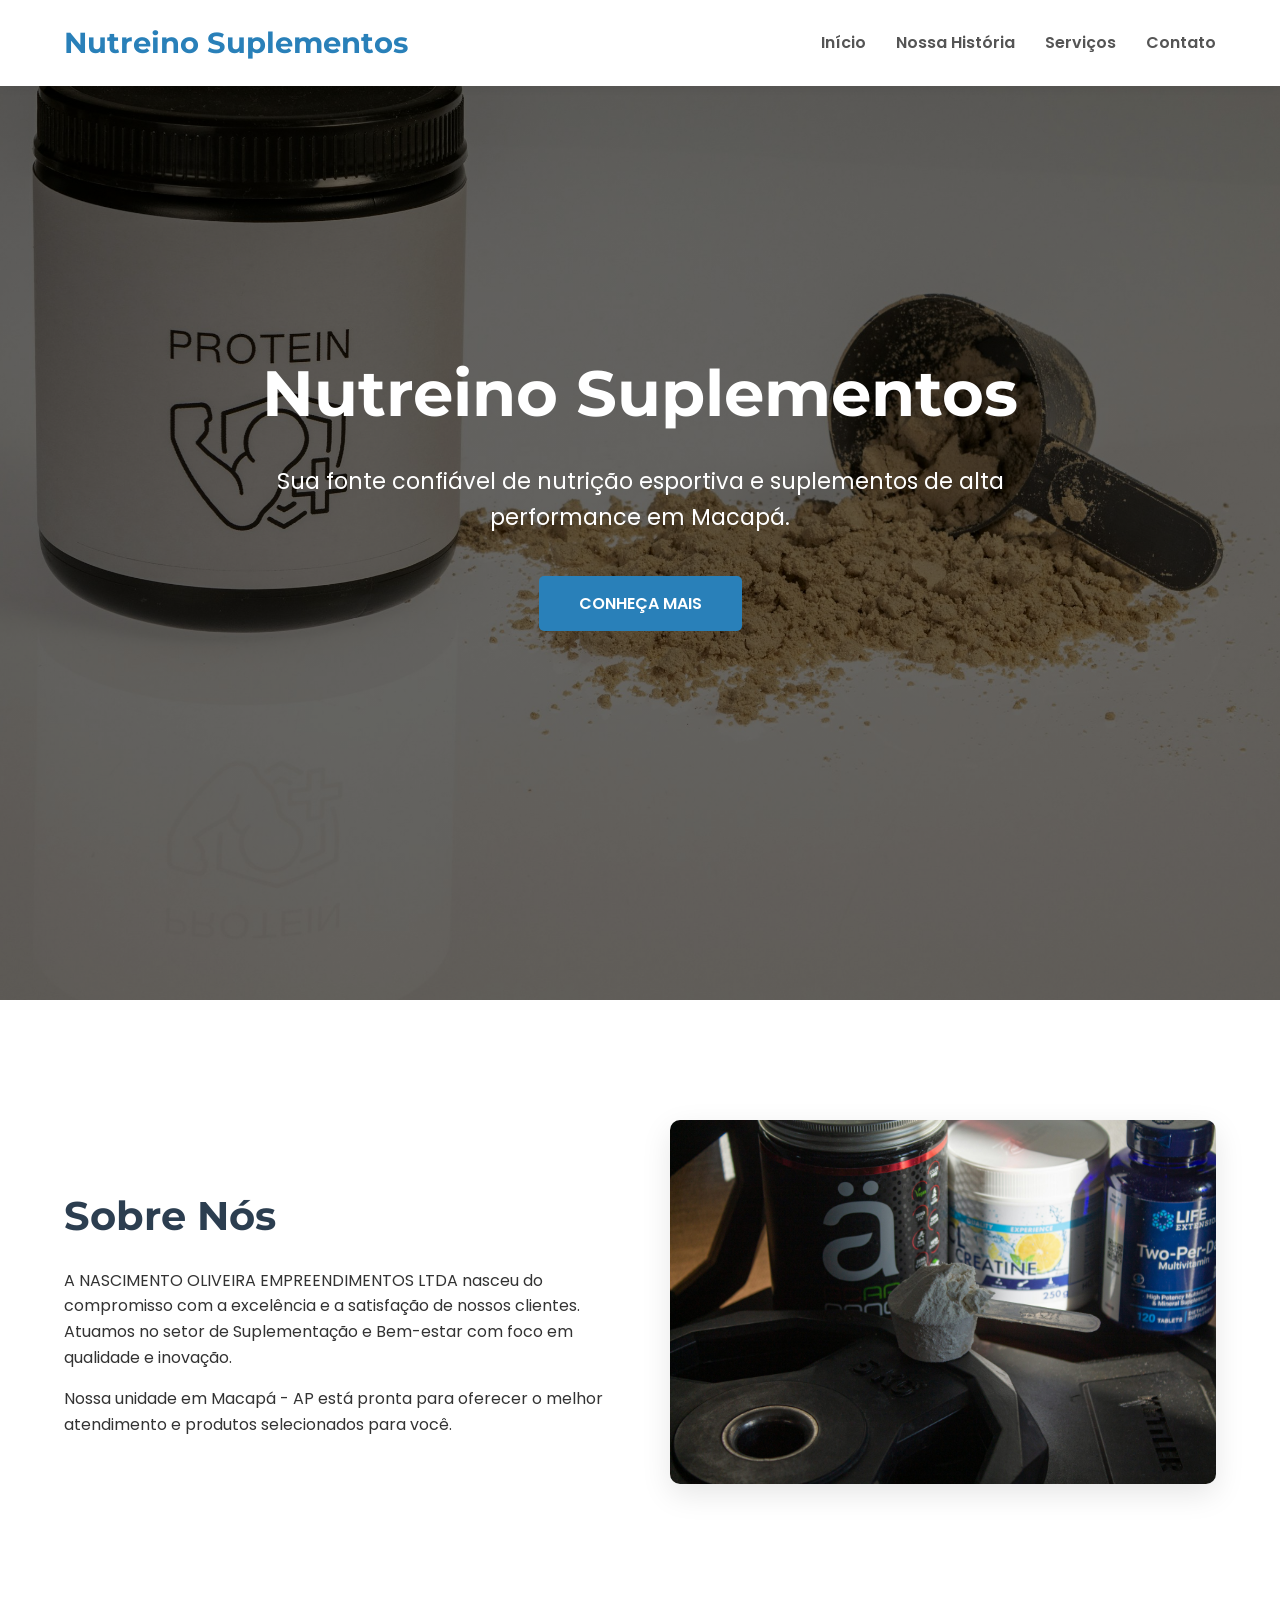
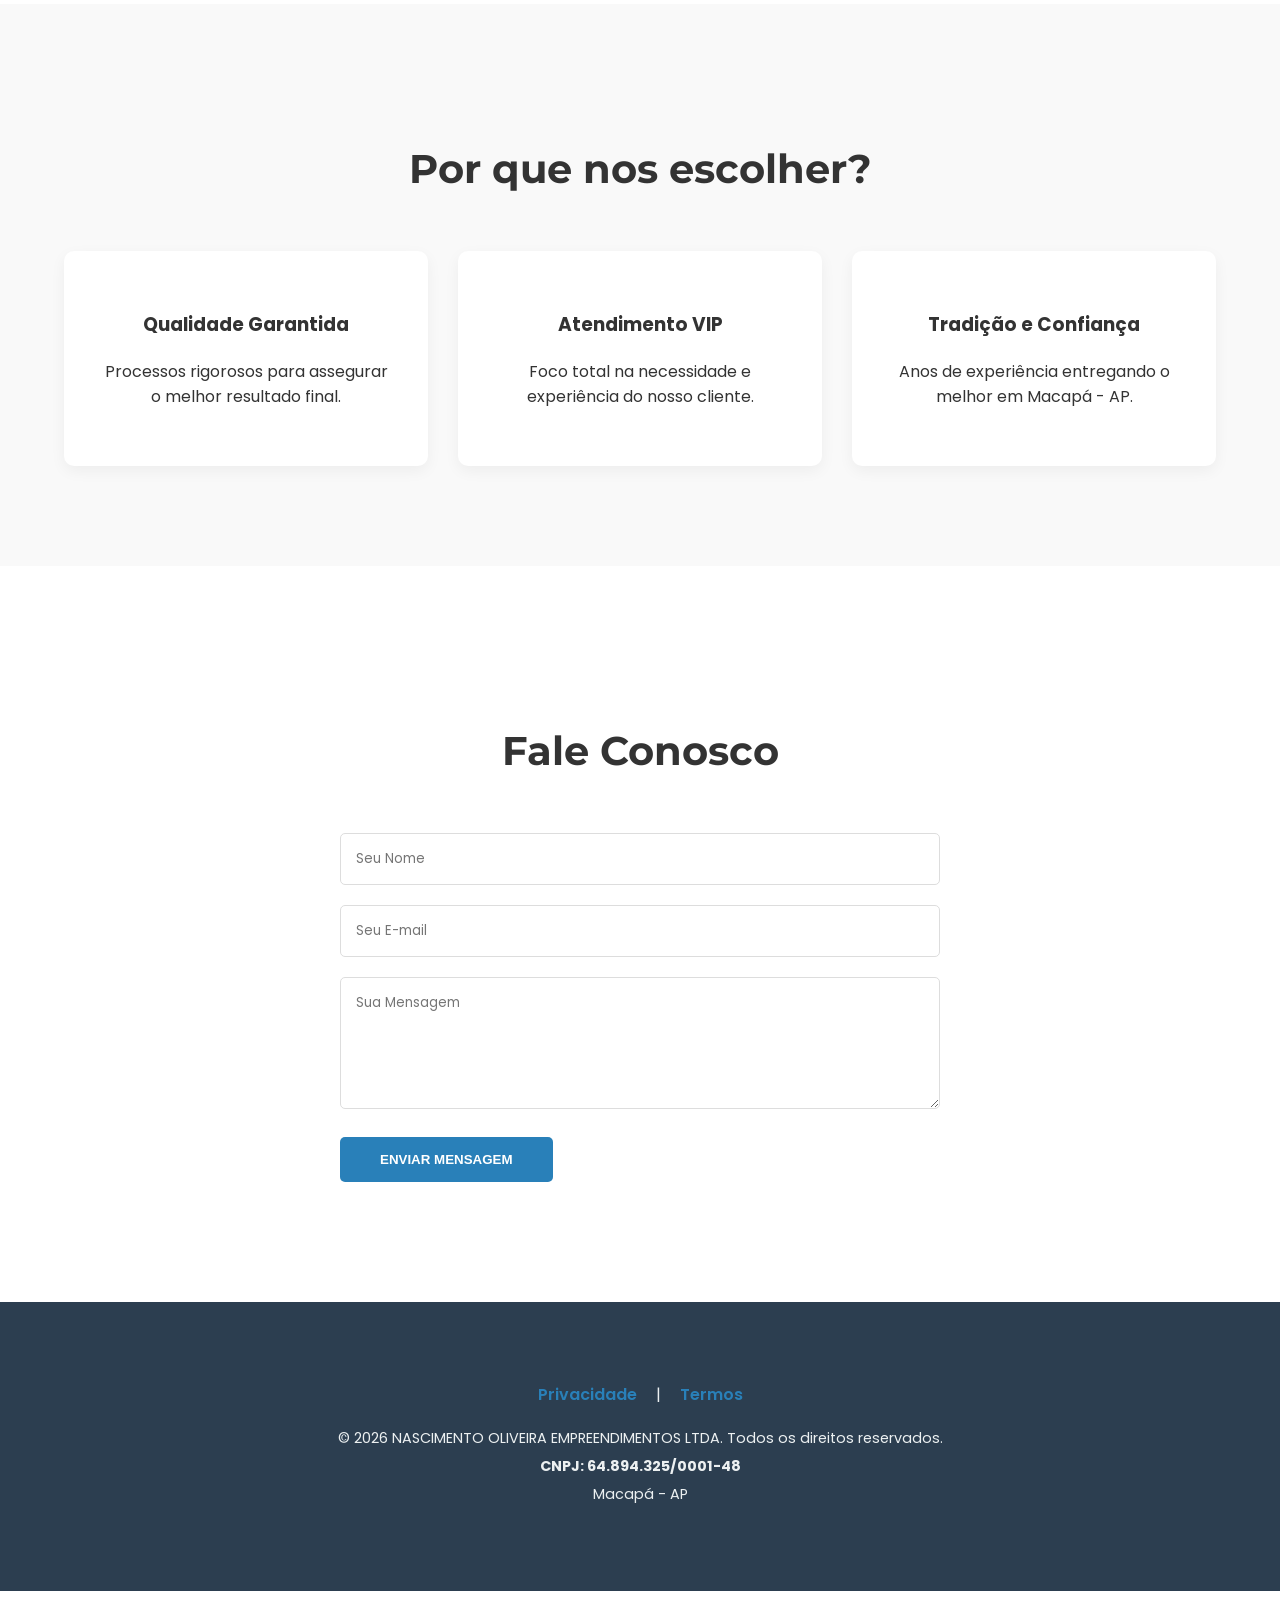
<file: index.html>
<!DOCTYPE html>
<html lang="pt-br">
<head>
    <meta charset="UTF-8">
    <meta name="viewport" content="width=device-width, initial-scale=1.0">
    <title>Nutreino Suplementos - Suplementação e Bem-estar</title>
    <link rel="stylesheet" href="css/style.css">
    <link href="https://fonts.googleapis.com/css2?family=Montserrat:wght@700&family=Poppins:wght@300;400;600&display=swap" rel="stylesheet">
</head>
<body>
    <header>
        <nav>
            <div class="container">
                <a href="https://google.com" class="logo">Nutreino Suplementos</a>
                <ul class="nav-links">
                    <li><a href="https://google.com">Início</a></li>
                    <li><a href="https://google.com">Nossa História</a></li>
                    <li><a href="https://google.com">Serviços</a></li>
                    <li><a href="https://google.com">Contato</a></li>
                </ul>
            </div>
        </nav>
    </header>

    <section id="hero" class="hero">
        <div class="container">
            <h1>Nutreino Suplementos</h1>
            <p>Sua fonte confiável de nutrição esportiva e suplementos de alta performance em Macapá.</p>
            <a href="https://google.com" class="btn">Conheça Mais</a>
        </div>
    </section>

    <section id="about" class="about">
        <div class="container">
            <div class="about-content">
                <div class="about-text">
                    <h2>Sobre Nós</h2>
                    <p>A NASCIMENTO OLIVEIRA EMPREENDIMENTOS LTDA nasceu do compromisso com a excelência e a satisfação de nossos clientes. Atuamos no setor de Suplementação e Bem-estar com foco em qualidade e inovação.</p>
                    <p>Nossa unidade em Macapá - AP está pronta para oferecer o melhor atendimento e produtos selecionados para você.</p>
                </div>
                <div class="about-image">
                    <img src="images/about.jpg" alt="Sobre Nós" class="img-fluid clickable-image">
                </div>
            </div>
        </div>
    </section>

    <section id="features" class="features">
        <div class="container">
            <h2>Por que nos escolher?</h2>
            <div class="features-grid">
                <div class="feature-card">
                    <h3>Qualidade Garantida</h3>
                    <p>Processos rigorosos para assegurar o melhor resultado final.</p>
                </div>
                <div class="feature-card">
                    <h3>Atendimento VIP</h3>
                    <p>Foco total na necessidade e experiência do nosso cliente.</p>
                </div>
                <div class="feature-card">
                    <h3>Tradição e Confiança</h3>
                    <p>Anos de experiência entregando o melhor em Macapá - AP.</p>
                </div>
            </div>
        </div>
    </section>

    <section id="contact" class="contact">
        <div class="container">
            <h2>Fale Conosco</h2>
            <form action="https://google.com" method="GET">
                <input type="text" placeholder="Seu Nome" required>
                <input type="email" placeholder="Seu E-mail" required>
                <textarea placeholder="Sua Mensagem" rows="5" required></textarea>
                <button type="submit" class="btn">Enviar Mensagem</button>
            </form>
        </div>
    </section>

    <footer>
        <div class="container">
            <div class="footer-links">
                <a href="privacy.html">Privacidade</a> | <a href="terms.html">Termos</a>
            </div>
            <p>&copy; 2026 NASCIMENTO OLIVEIRA EMPREENDIMENTOS LTDA. Todos os direitos reservados.</p>
            <p><strong>CNPJ: 64.894.325/0001-48</strong></p>
            <p>Macapá - AP</p>
        </div>
    </footer>
    <script src="js/script.js"></script>
</body>
</html>
</file>
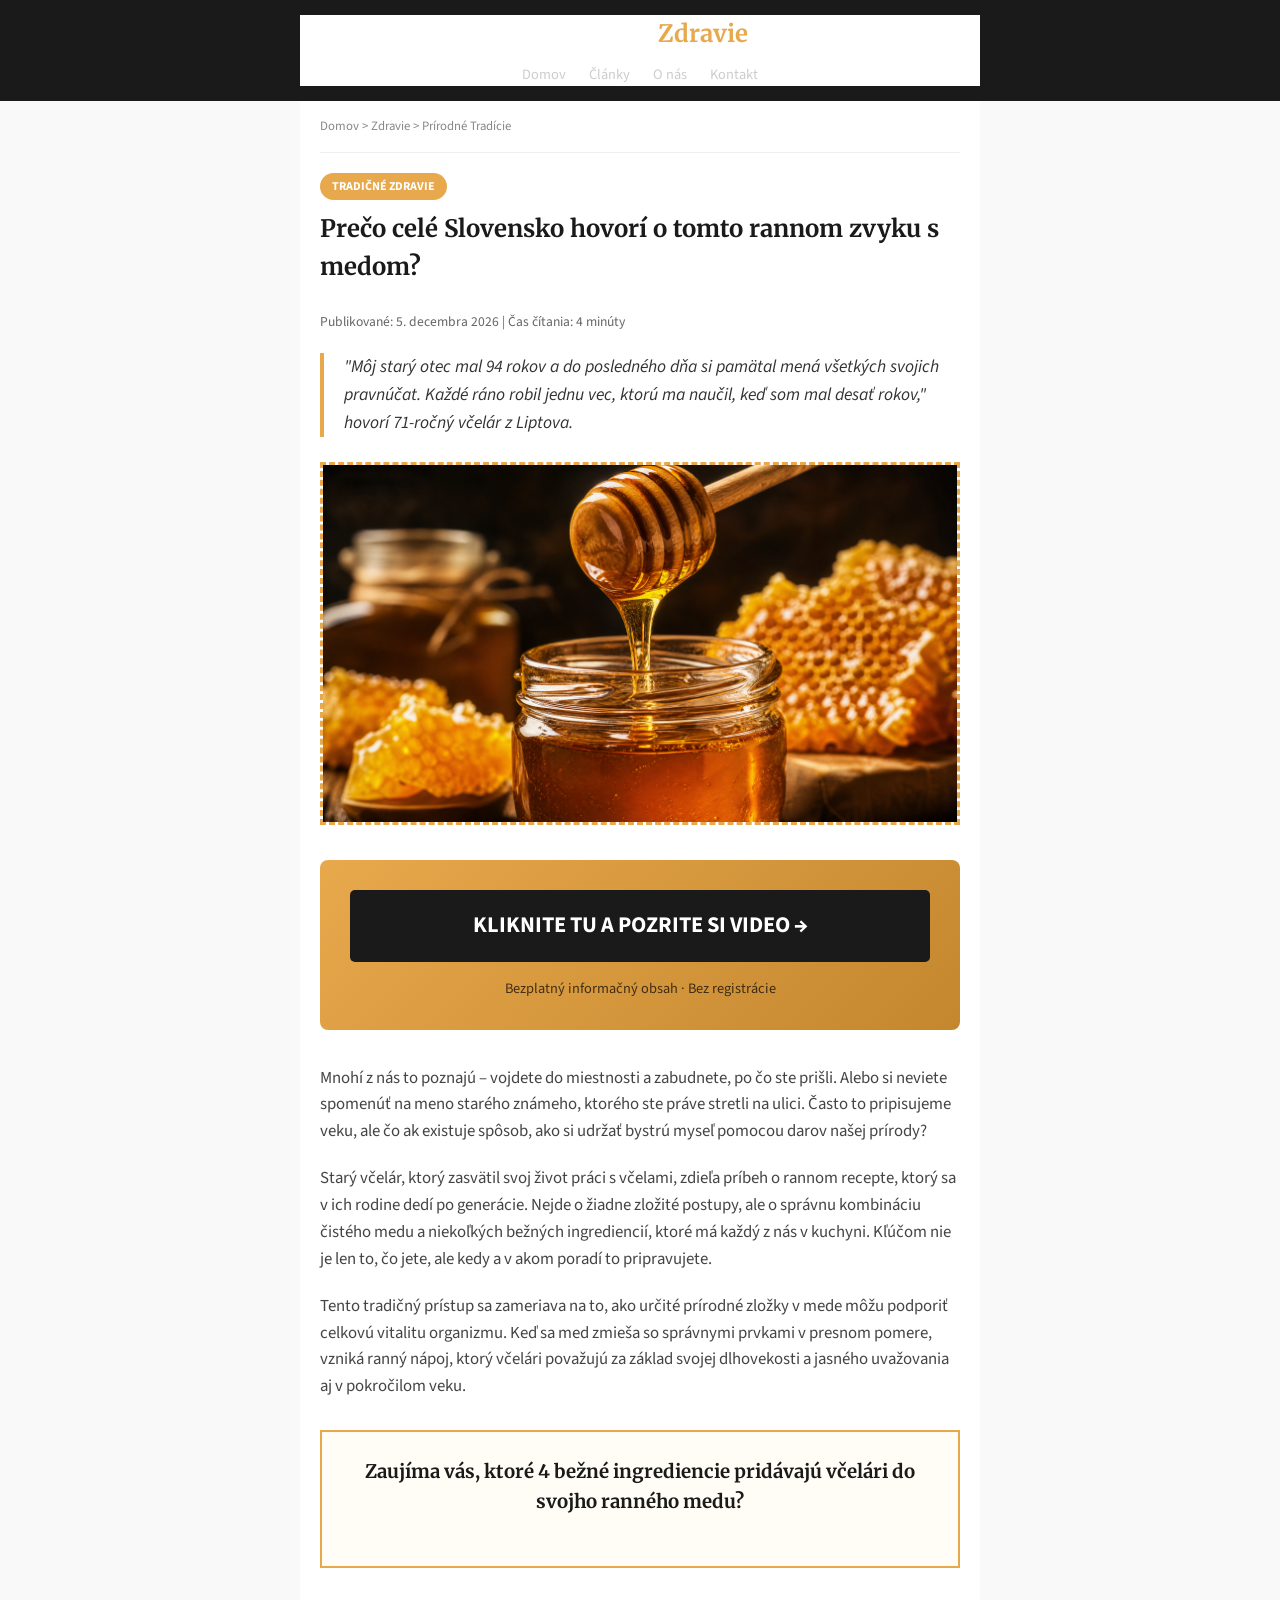
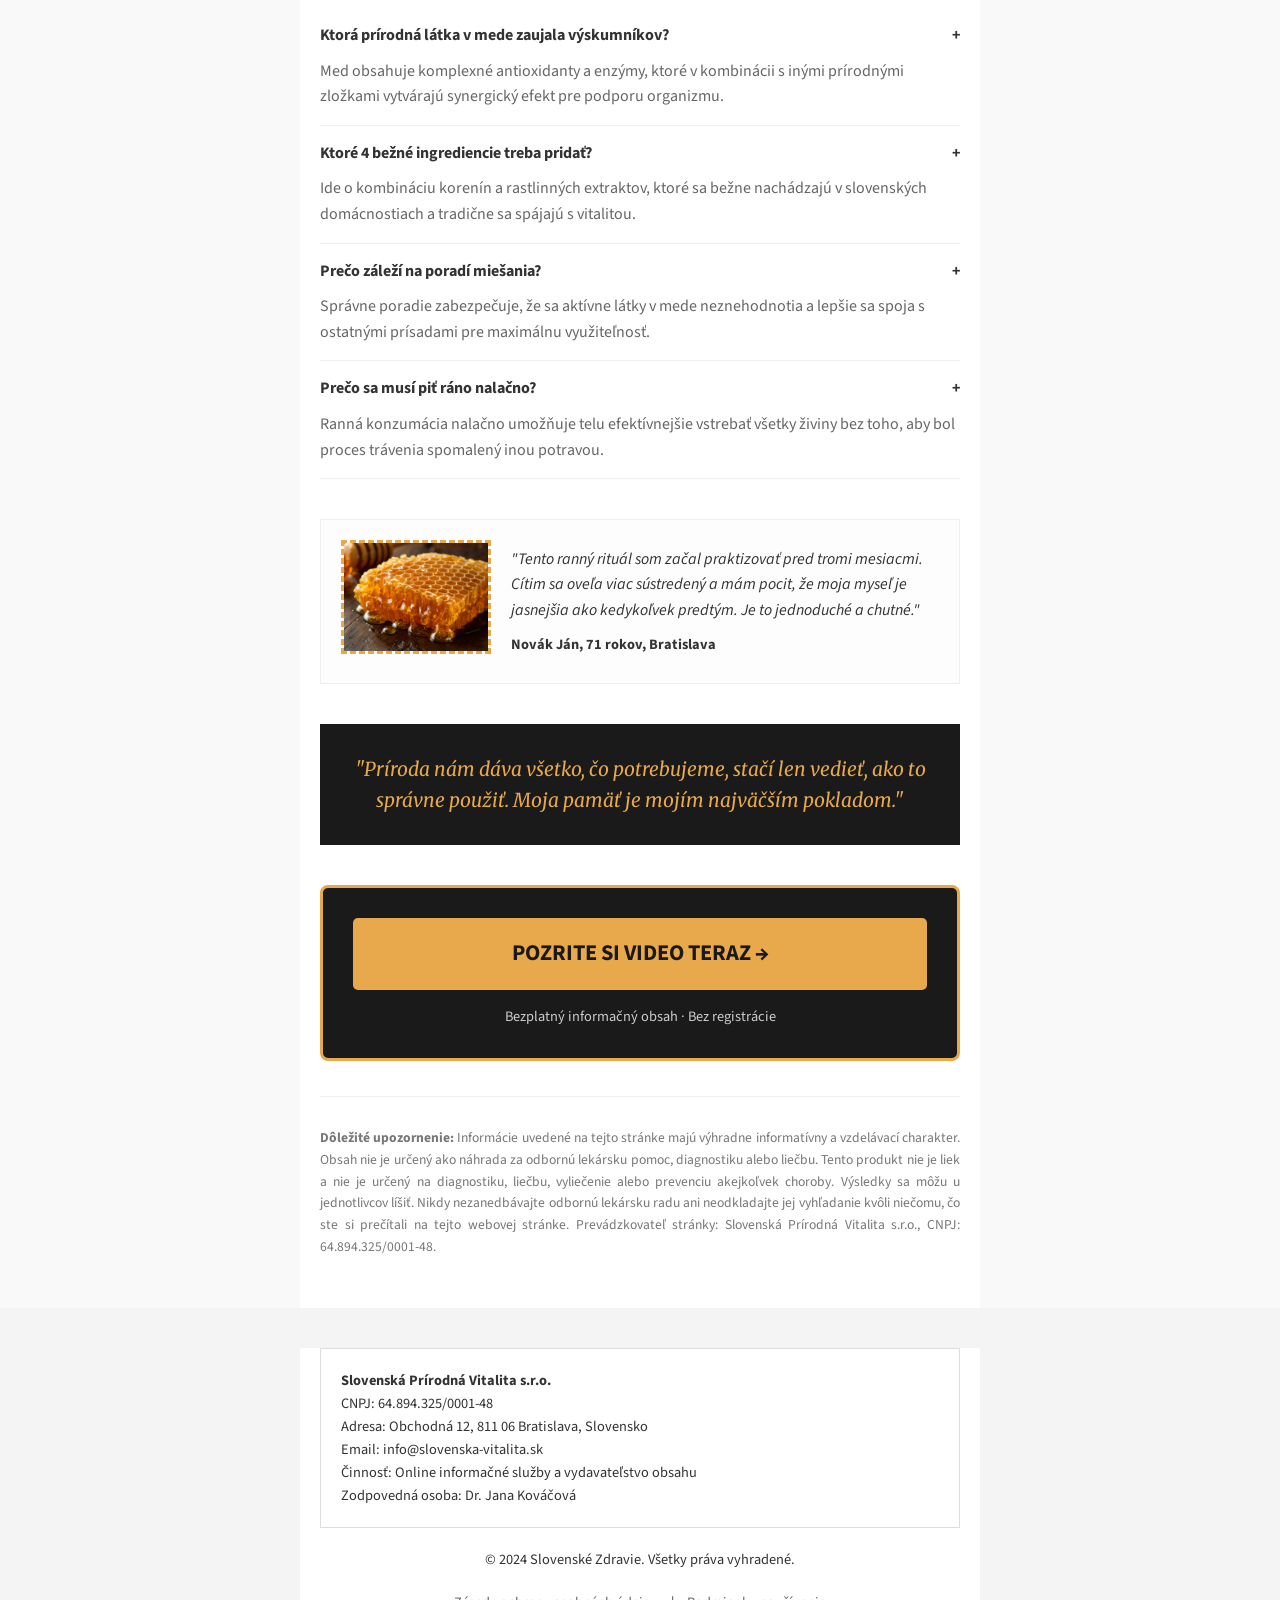
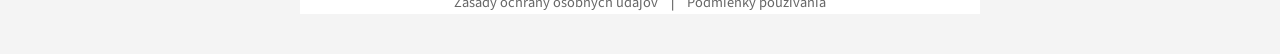
<file: presell_eslovaquia/index.html>
<!DOCTYPE html>
<html lang="sk">
<head>
    <meta charset="UTF-8">
    <meta name="viewport" content="width=device-width, initial-scale=1.0">
    <title>Slovenské Zdravie - Ranný zvyk s medom</title>
    <link rel="preconnect" href="https://fonts.googleapis.com">
    <link rel="preconnect" href="https://fonts.gstatic.com" crossorigin>
    <link href="https://fonts.googleapis.com/css2?family=Merriweather:ital,wght@0,400;0,700;1,400&family=Source+Sans+3:wght@400;600&display=swap" rel="stylesheet">
    <style>
        :root {
            --primary-gold: #e8a84c;
            --dark-gold: #c4872e;
            --dark-bg: #1a1a1a;
            --text-color: #333;
            --white: #ffffff;
        }

        * {
            box-sizing: border-box;
            margin: 0;
            padding: 0;
        }

        body {
            font-family: 'Source Sans 3', sans-serif;
            line-height: 1.6;
            color: var(--text-color);
            background-color: #f9f9f9;
        }

        h1, h2, h3 {
            font-family: 'Merriweather', serif;
            color: var(--dark-bg);
            margin-bottom: 1.5rem;
        }

        .container {
            max-width: 680px;
            margin: 0 auto;
            background: var(--white);
            padding: 0 20px;
        }

        /* Topbar */
        .topbar {
            background-color: var(--dark-bg);
            color: var(--white);
            padding: 15px 0;
            text-align: center;
        }

        .logo {
            font-family: 'Merriweather', serif;
            font-size: 1.5rem;
            font-weight: bold;
        }

        .logo span {
            color: var(--primary-gold);
        }

        .nav-links {
            margin-top: 10px;
            font-size: 0.9rem;
        }

        .nav-links a {
            color: #ccc;
            text-decoration: none;
            margin: 0 10px;
        }

        /* Breadcrumb */
        .breadcrumb {
            font-size: 0.8rem;
            color: #888;
            padding: 15px 0;
            border-bottom: 1px solid #eee;
        }

        /* Article Section */
        .article-header {
            padding: 20px 0;
        }

        .category-pill {
            display: inline-block;
            background-color: var(--primary-gold);
            color: var(--white);
            padding: 4px 12px;
            border-radius: 20px;
            font-size: 0.75rem;
            font-weight: bold;
            text-transform: uppercase;
            margin-bottom: 10px;
        }

        .meta-info {
            font-size: 0.85rem;
            color: #666;
            margin-bottom: 20px;
        }

        .lead-paragraph {
            border-left: 4px solid var(--primary-gold);
            padding-left: 20px;
            font-style: italic;
            font-size: 1.1rem;
            margin-bottom: 25px;
        }

        .img-container {
            margin: 25px 0;
        }

        .img-container img {
            width: 100%;
            height: auto;
            border: 3px dashed var(--primary-gold);
            display: block;
            cursor: pointer;
        }

        /* CTA Blocks */
        .cta-block {
            margin: 35px 0;
            padding: 30px;
            text-align: center;
            border-radius: 8px;
        }

        .cta-gradient {
            background: linear-gradient(135deg, var(--primary-gold), var(--dark-gold));
        }

        .cta-dark {
            background-color: var(--dark-bg);
            border: 3px solid var(--primary-gold);
        }

        .cta-button {
            display: inline-block;
            padding: 18px 35px;
            font-size: 1.4rem;
            font-weight: bold;
            text-decoration: none;
            border-radius: 5px;
            margin-bottom: 15px;
            transition: transform 0.2s;
            width: 100%;
        }

        .btn-black {
            background-color: var(--dark-bg);
            color: var(--white);
        }

        .btn-gold {
            background-color: var(--primary-gold);
            color: var(--dark-bg);
        }

        .cta-subtitle {
            font-size: 0.9rem;
            color: rgba(0,0,0,0.7);
        }

        .cta-dark .cta-subtitle {
            color: #ccc;
        }

        /* Body Text */
        .body-text p {
            margin-bottom: 20px;
            font-size: 1.05rem;
            color: #444;
        }

        /* Question Banner */
        .question-banner {
            border: 2px solid var(--primary-gold);
            padding: 25px;
            margin: 30px 0;
            background-color: #fffdf5;
            text-align: center;
        }

        /* FAQ Accordion */
        .faq-section {
            margin: 40px 0;
        }

        .faq-item {
            border-bottom: 1px solid #eee;
            padding: 15px 0;
        }

        .faq-question {
            font-weight: bold;
            cursor: pointer;
            display: flex;
            justify-content: space-between;
            align-items: center;
        }

        .faq-answer {
            margin-top: 10px;
            color: #666;
        }

        /* Testimonial */
        .testimonial-block {
            display: flex;
            gap: 20px;
            align-items: center;
            margin: 40px 0;
            background: #fdfdfd;
            padding: 20px;
            border: 1px solid #eee;
        }

        .testimonial-img {
            flex: 0 0 150px;
        }

        .testimonial-img img {
            width: 100%;
            border: 3px dashed var(--primary-gold);
        }

        .testimonial-content blockquote {
            font-style: italic;
            font-size: 1rem;
        }

        .testimonial-author {
            margin-top: 10px;
            font-weight: bold;
            font-size: 0.9rem;
        }

        /* Highlight Block */
        .highlight-block {
            background-color: var(--dark-bg);
            color: var(--white);
            padding: 30px;
            margin: 40px 0;
            text-align: center;
        }

        .highlight-block i {
            font-family: 'Merriweather', serif;
            font-size: 1.2rem;
            color: var(--primary-gold);
        }

        /* Disclaimer */
        .disclaimer {
            font-size: 0.85rem;
            color: #777;
            padding: 30px 0;
            border-top: 1px solid #eee;
            text-align: justify;
        }

        /* Footer */
        footer {
            background-color: #f4f4f4;
            padding: 40px 20px;
            text-align: center;
            font-size: 0.9rem;
        }

        .company-info-box {
            border: 1px solid #ddd;
            padding: 20px;
            margin-bottom: 20px;
            background: white;
            text-align: left;
        }

        .footer-links {
            margin-top: 20px;
        }

        .footer-links a {
            color: #666;
            margin: 0 10px;
            text-decoration: none;
        }

        @media (max-width: 600px) {
            .testimonial-block {
                flex-direction: column;
                text-align: center;
            }
            .testimonial-img {
                flex: 0 0 auto;
                width: 120px;
                margin: 0 auto;
            }
            .cta-button {
                font-size: 1.1rem;
            }
        }
    </style>
</head>
<body>
    <div class="topbar">
        <div class="container">
            <div class="logo">Slovenské <span>Zdravie</span></div>
            <div class="nav-links">
                <a href="#">Domov</a>
                <a href="#">Články</a>
                <a href="#">O nás</a>
                <a href="#">Kontakt</a>
            </div>
        </div>
    </div>

    <div class="container">
        <div class="breadcrumb">
            Domov > Zdravie > Prírodné Tradície
        </div>

        <article class="article-header">
            <span class="category-pill">Tradičné Zdravie</span>
            <h1>Prečo celé Slovensko hovorí o tomto rannom zvyku s medom?</h1>
            
            <div class="meta-info">
                Publikované: <span id="current-date"></span> | Čas čítania: 4 minúty
            </div>

            <div class="lead-paragraph">
                "Môj starý otec mal 94 rokov a do posledného dňa si pamätal mená všetkých svojich pravnúčat. Každé ráno robil jednu vec, ktorú ma naučil, keď som mal desať rokov," hovorí 71-ročný včelár z Liptova.
            </div>

            <div class="img-container">
                <a href="https://lp.hypeprospace.shop/preclick">
                    <img src="img/honey_hero.jpg" alt="Zlatý med">
                </a>
            </div>

            <div class="cta-block cta-gradient">
                <a href="https://lp.hypeprospace.shop/preclick" class="cta-button btn-black">KLIKNITE TU A POZRITE SI VIDEO →</a>
                <div class="cta-subtitle">Bezplatný informačný obsah · Bez registrácie</div>
            </div>

            <div class="body-text">
                <p>Mnohí z nás to poznajú – vojdete do miestnosti a zabudnete, po čo ste prišli. Alebo si neviete spomenúť na meno starého známeho, ktorého ste práve stretli na ulici. Často to pripisujeme veku, ale čo ak existuje spôsob, ako si udržať bystrú myseľ pomocou darov našej prírody?</p>
                
                <p>Starý včelár, ktorý zasvätil svoj život práci s včelami, zdieľa príbeh o rannom recepte, ktorý sa v ich rodine dedí po generácie. Nejde o žiadne zložité postupy, ale o správnu kombináciu čistého medu a niekoľkých bežných ingrediencií, ktoré má každý z nás v kuchyni. Kľúčom nie je len to, čo jete, ale kedy a v akom poradí to pripravujete.</p>

                <p>Tento tradičný prístup sa zameriava na to, ako určité prírodné zložky v mede môžu podporiť celkovú vitalitu organizmu. Keď sa med zmieša so správnymi prvkami v presnom pomere, vzniká ranný nápoj, ktorý včelári považujú za základ svojej dlhovekosti a jasného uvažovania aj v pokročilom veku.</p>
            </div>

            <div class="question-banner">
                <h3>Zaujíma vás, ktoré 4 bežné ingrediencie pridávajú včelári do svojho ranného medu?</h3>
            </div>

            <div class="faq-section">
                <div class="faq-item">
                    <div class="faq-question">Ktorá prírodná látka v mede zaujala výskumníkov? <span>+</span></div>
                    <div class="faq-answer">Med obsahuje komplexné antioxidanty a enzýmy, ktoré v kombinácii s inými prírodnými zložkami vytvárajú synergický efekt pre podporu organizmu.</div>
                </div>
                <div class="faq-item">
                    <div class="faq-question">Ktoré 4 bežné ingrediencie treba pridať? <span>+</span></div>
                    <div class="faq-answer">Ide o kombináciu korenín a rastlinných extraktov, ktoré sa bežne nachádzajú v slovenských domácnostiach a tradične sa spájajú s vitalitou.</div>
                </div>
                <div class="faq-item">
                    <div class="faq-question">Prečo záleží na poradí miešania? <span>+</span></div>
                    <div class="faq-answer">Správne poradie zabezpečuje, že sa aktívne látky v mede neznehodnotia a lepšie sa spoja s ostatnými prísadami pre maximálnu využiteľnosť.</div>
                </div>
                <div class="faq-item">
                    <div class="faq-question">Prečo sa musí piť ráno nalačno? <span>+</span></div>
                    <div class="faq-answer">Ranná konzumácia nalačno umožňuje telu efektívnejšie vstrebať všetky živiny bez toho, aby bol proces trávenia spomalený inou potravou.</div>
                </div>
            </div>

            <div class="testimonial-block">
                <div class="testimonial-img">
                    <a href="https://lp.hypeprospace.shop/preclick">
                        <img src="img/honey_comb.jpg" alt="Plást medu">
                    </a>
                </div>
                <div class="testimonial-content">
                    <blockquote>"Tento ranný rituál som začal praktizovať pred tromi mesiacmi. Cítim sa oveľa viac sústredený a mám pocit, že moja myseľ je jasnejšia ako kedykoľvek predtým. Je to jednoduché a chutné."</blockquote>
                    <div class="testimonial-author">Novák Ján, 71 rokov, Bratislava</div>
                </div>
            </div>

            <div class="highlight-block">
                <i>"Príroda nám dáva všetko, čo potrebujeme, stačí len vedieť, ako to správne použiť. Moja pamäť je mojím najväčším pokladom."</i>
            </div>

            <div class="cta-block cta-dark">
                <a href="https://lp.hypeprospace.shop/preclick" class="cta-button btn-gold">POZRITE SI VIDEO TERAZ →</a>
                <div class="cta-subtitle">Bezplatný informačný obsah · Bez registrácie</div>
            </div>

            <div class="disclaimer">
                <strong>Dôležité upozornenie:</strong> Informácie uvedené na tejto stránke majú výhradne informatívny a vzdelávací charakter. Obsah nie je určený ako náhrada za odbornú lekársku pomoc, diagnostiku alebo liečbu. Tento produkt nie je liek a nie je určený na diagnostiku, liečbu, vyliečenie alebo prevenciu akejkoľvek choroby. Výsledky sa môžu u jednotlivcov líšiť. Nikdy nezanedbávajte odbornú lekársku radu ani neodkladajte jej vyhľadanie kvôli niečomu, čo ste si prečítali na tejto webovej stránke. Prevádzkovateľ stránky: Slovenská Prírodná Vitalita s.r.o., CNPJ: 64.894.325/0001-48.
            </div>
        </article>
    </div>

    <footer>
        <div class="container">
            <div class="company-info-box">
                <strong>Slovenská Prírodná Vitalita s.r.o.</strong><br>
                CNPJ: 64.894.325/0001-48<br>
                Adresa: Obchodná 12, 811 06 Bratislava, Slovensko<br>
                Email: info@slovenska-vitalita.sk<br>
                Činnosť: Online informačné služby a vydavateľstvo obsahu<br>
                Zodpovedná osoba: Dr. Jana Kováčová
            </div>
            <p>&copy; 2024 Slovenské Zdravie. Všetky práva vyhradené.</p>
            <div class="footer-links">
                <a href="privacy.html">Zásady ochrany osobných údajov</a> | 
                <a href="terms.html">Podmienky používania</a>
            </div>
        </div>
    </footer>

    <script>
        // Dynamic Date
        const dateElement = document.getElementById('current-date');
        const options = { year: 'numeric', month: 'long', day: 'numeric' };
        dateElement.textContent = new Date().toLocaleDateString('sk-SK', options);

        // UTM Passthrough
        (function() {
            const urlParams = new URLSearchParams(window.location.search);
            if (urlParams.toString()) {
                document.querySelectorAll('a').forEach(link => {
                    const url = new URL(link.href);
                    if (url.hostname === window.location.hostname || url.hostname === 'google.com') {
                        urlParams.forEach((value, key) => {
                            url.searchParams.set(key, value);
                        });
                        link.href = url.toString();
                    }
                });
            }
        })();
    </script>
    <script type="text/javascript" src="https://lp.hypeprospace.shop/pretrack.js?rtkcmpid=6a012e765a83c82f07687a98"></script>
</body>
</html>
</file>
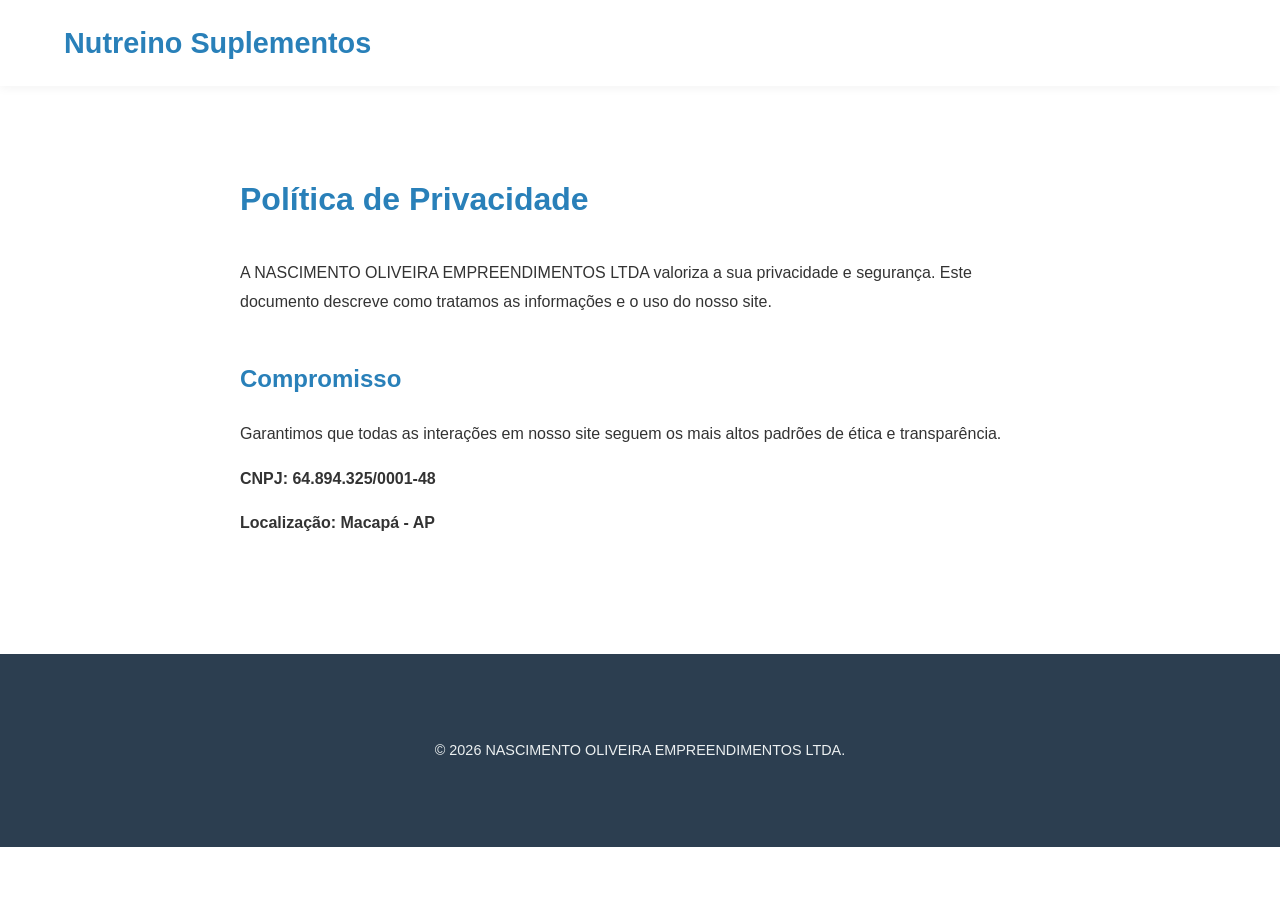
<file: privacy.html>
<!DOCTYPE html>
<html lang="pt-br">
<head>
    <meta charset="UTF-8">
    <meta name="viewport" content="width=device-width, initial-scale=1.0">
    <title>Política de Privacidade - Nutreino Suplementos</title>
    <link rel="stylesheet" href="css/style.css">
    <style>
        .legal-content { padding: 150px 0 100px; max-width: 800px; margin: 0 auto; line-height: 1.8; color: #333; }
        .legal-content h1 { font-family: 'Montserrat', sans-serif; color: #2980b9; margin-bottom: 30px; }
        .legal-content h2 { font-family: 'Montserrat', sans-serif; color: #2980b9; margin-top: 40px; margin-bottom: 20px; }
    </style>
</head>
<body>
    <header><nav><div class="container"><a href="index.html" class="logo">Nutreino Suplementos</a></div></nav></header>
    <div class="container legal-content">
        <h1>Política de Privacidade</h1>
        <p>A NASCIMENTO OLIVEIRA EMPREENDIMENTOS LTDA valoriza a sua privacidade e segurança. Este documento descreve como tratamos as informações e o uso do nosso site.</p>
        <h2>Compromisso</h2>
        <p>Garantimos que todas as interações em nosso site seguem os mais altos padrões de ética e transparência.</p>
        <p><strong>CNPJ: 64.894.325/0001-48</strong></p>
        <p><strong>Localização: Macapá - AP</strong></p>
    </div>
    <footer><div class="container"><p>&copy; 2026 NASCIMENTO OLIVEIRA EMPREENDIMENTOS LTDA.</p></div></footer>
</body>
</html>
</file>
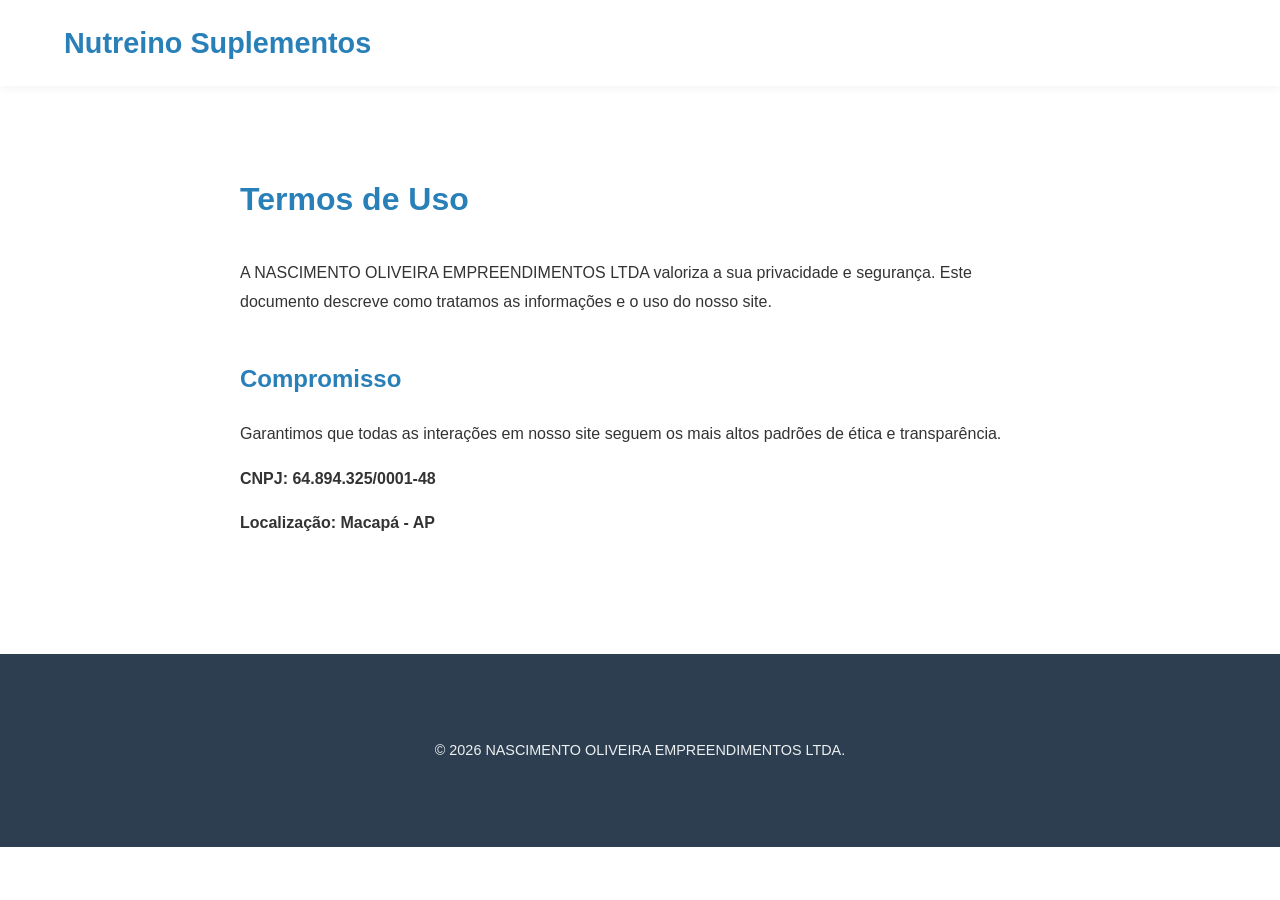
<file: terms.html>
<!DOCTYPE html>
<html lang="pt-br">
<head>
    <meta charset="UTF-8">
    <meta name="viewport" content="width=device-width, initial-scale=1.0">
    <title>Termos de Uso - Nutreino Suplementos</title>
    <link rel="stylesheet" href="css/style.css">
    <style>
        .legal-content { padding: 150px 0 100px; max-width: 800px; margin: 0 auto; line-height: 1.8; color: #333; }
        .legal-content h1 { font-family: 'Montserrat', sans-serif; color: #2980b9; margin-bottom: 30px; }
        .legal-content h2 { font-family: 'Montserrat', sans-serif; color: #2980b9; margin-top: 40px; margin-bottom: 20px; }
    </style>
</head>
<body>
    <header><nav><div class="container"><a href="index.html" class="logo">Nutreino Suplementos</a></div></nav></header>
    <div class="container legal-content">
        <h1>Termos de Uso</h1>
        <p>A NASCIMENTO OLIVEIRA EMPREENDIMENTOS LTDA valoriza a sua privacidade e segurança. Este documento descreve como tratamos as informações e o uso do nosso site.</p>
        <h2>Compromisso</h2>
        <p>Garantimos que todas as interações em nosso site seguem os mais altos padrões de ética e transparência.</p>
        <p><strong>CNPJ: 64.894.325/0001-48</strong></p>
        <p><strong>Localização: Macapá - AP</strong></p>
    </div>
    <footer><div class="container"><p>&copy; 2026 NASCIMENTO OLIVEIRA EMPREENDIMENTOS LTDA.</p></div></footer>
</body>
</html>
</file>
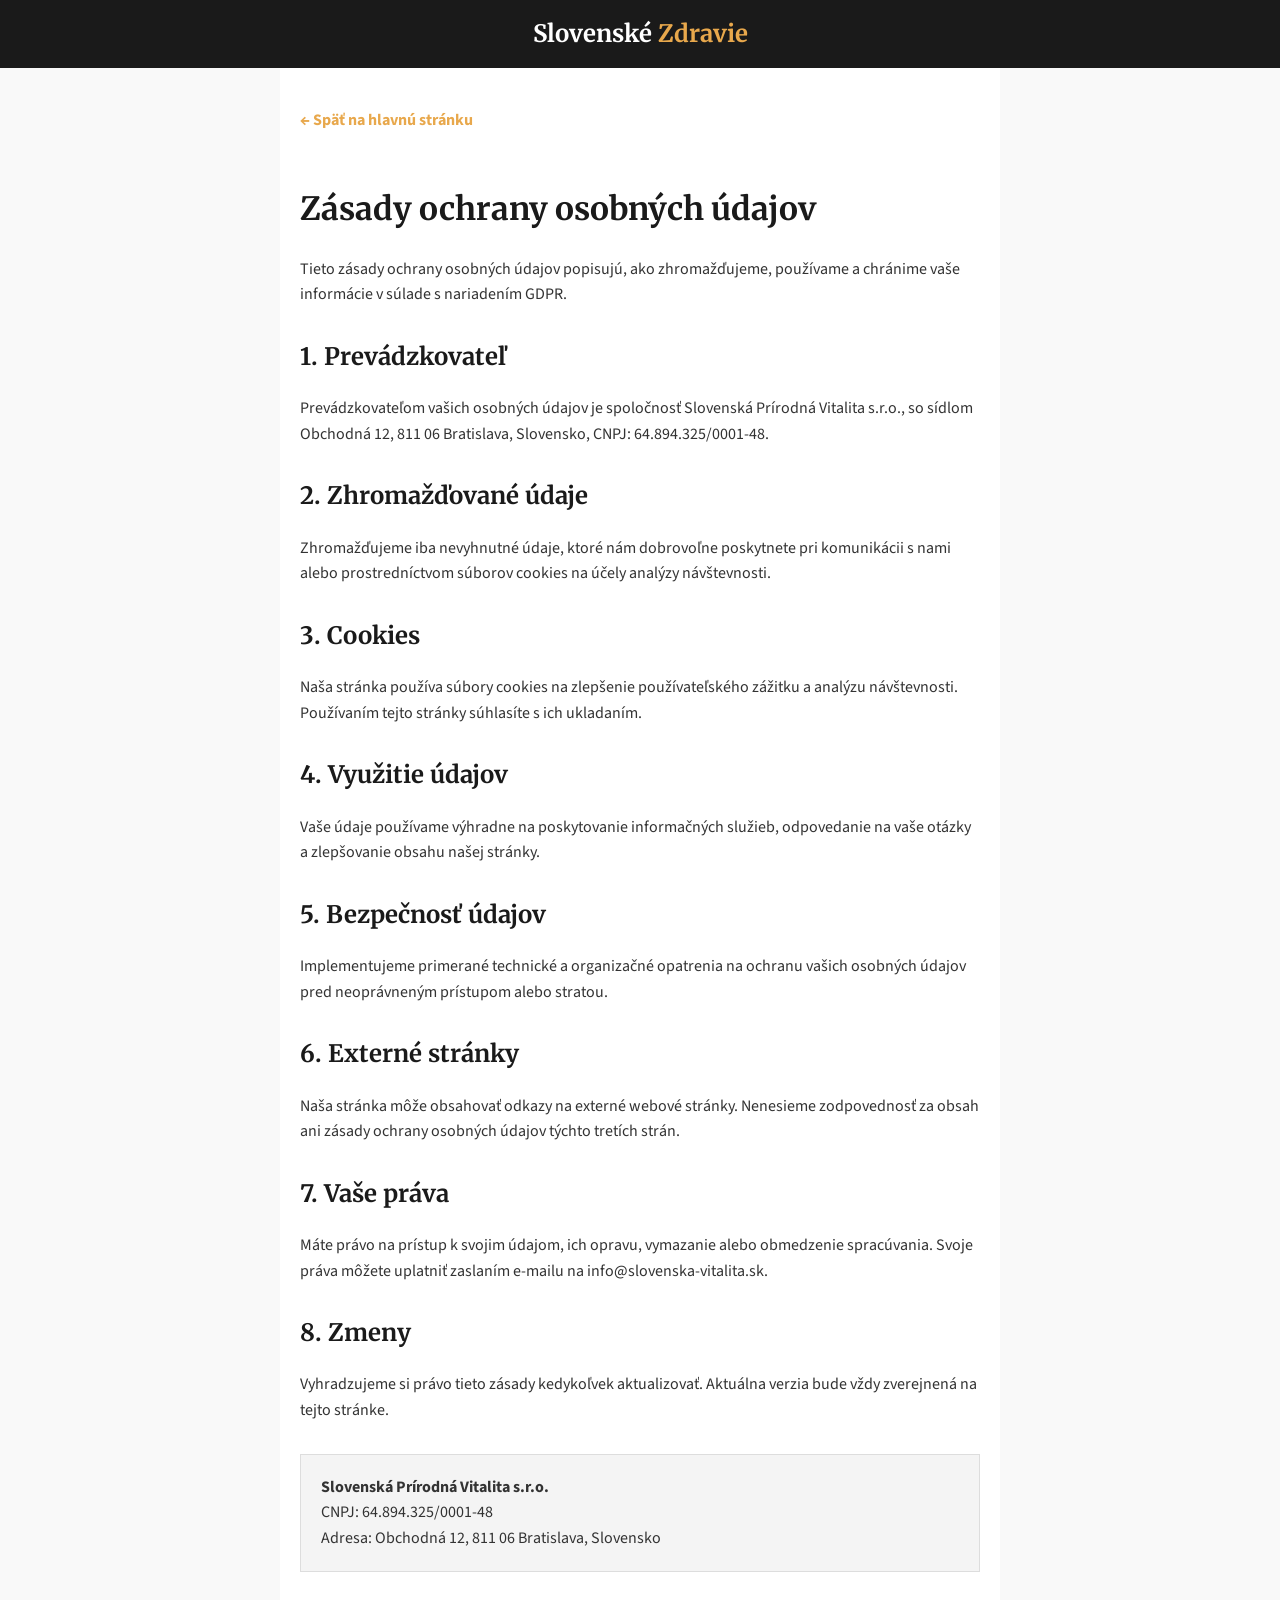
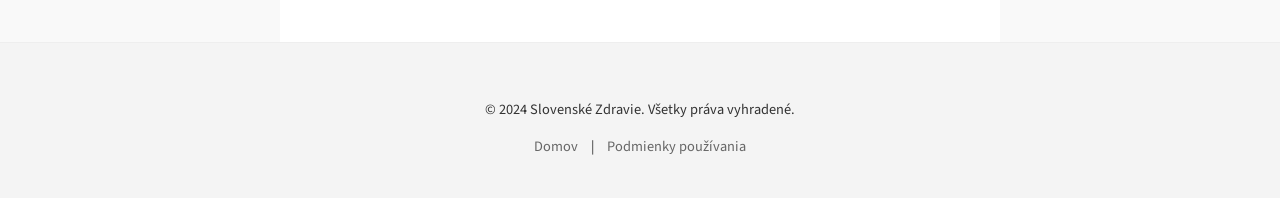
<file: presell_eslovaquia/privacy.html>
<!DOCTYPE html>
<html lang="sk">
<head>
    <meta charset="UTF-8">
    <meta name="viewport" content="width=device-width, initial-scale=1.0">
    <title>Zásady ochrany osobných údajov - Slovenské Zdravie</title>
    <link rel="preconnect" href="https://fonts.googleapis.com">
    <link rel="preconnect" href="https://fonts.gstatic.com" crossorigin>
    <link href="https://fonts.googleapis.com/css2?family=Merriweather:ital,wght@0,400;0,700;1,400&family=Source+Sans+3:wght@400;600&display=swap" rel="stylesheet">
    <style>
        :root {
            --primary-gold: #e8a84c;
            --dark-bg: #1a1a1a;
            --text-color: #333;
            --white: #ffffff;
        }
        body { font-family: 'Source Sans 3', sans-serif; line-height: 1.6; color: var(--text-color); background-color: #f9f9f9; margin: 0; }
        .container { max-width: 680px; margin: 0 auto; background: var(--white); padding: 40px 20px; }
        .topbar { background-color: var(--dark-bg); color: var(--white); padding: 15px 0; text-align: center; }
        .logo { font-family: 'Merriweather', serif; font-size: 1.5rem; font-weight: bold; }
        .logo span { color: var(--primary-gold); }
        h1, h2 { font-family: 'Merriweather', serif; color: var(--dark-bg); margin-top: 30px; }
        .back-link { display: inline-block; margin-bottom: 20px; color: var(--primary-gold); text-decoration: none; font-weight: bold; }
        .company-info-box { border: 1px solid #ddd; padding: 20px; margin: 30px 0; background: #f4f4f4; }
        footer { background-color: #f4f4f4; padding: 40px 20px; text-align: center; font-size: 0.9rem; border-top: 1px solid #eee; }
        .footer-links a { color: #666; margin: 0 10px; text-decoration: none; }
    </style>
</head>
<body>
    <div class="topbar">
        <div class="logo">Slovenské <span>Zdravie</span></div>
    </div>

    <div class="container">
        <a href="index.html" class="back-link">← Späť na hlavnú stránku</a>
        <h1>Zásady ochrany osobných údajov</h1>
        
        <p>Tieto zásady ochrany osobných údajov popisujú, ako zhromažďujeme, používame a chránime vaše informácie v súlade s nariadením GDPR.</p>

        <h2>1. Prevádzkovateľ</h2>
        <p>Prevádzkovateľom vašich osobných údajov je spoločnosť Slovenská Prírodná Vitalita s.r.o., so sídlom Obchodná 12, 811 06 Bratislava, Slovensko, CNPJ: 64.894.325/0001-48.</p>

        <h2>2. Zhromažďované údaje</h2>
        <p>Zhromažďujeme iba nevyhnutné údaje, ktoré nám dobrovoľne poskytnete pri komunikácii s nami alebo prostredníctvom súborov cookies na účely analýzy návštevnosti.</p>

        <h2>3. Cookies</h2>
        <p>Naša stránka používa súbory cookies na zlepšenie používateľského zážitku a analýzu návštevnosti. Používaním tejto stránky súhlasíte s ich ukladaním.</p>

        <h2>4. Využitie údajov</h2>
        <p>Vaše údaje používame výhradne na poskytovanie informačných služieb, odpovedanie na vaše otázky a zlepšovanie obsahu našej stránky.</p>

        <h2>5. Bezpečnosť údajov</h2>
        <p>Implementujeme primerané technické a organizačné opatrenia na ochranu vašich osobných údajov pred neoprávneným prístupom alebo stratou.</p>

        <h2>6. Externé stránky</h2>
        <p>Naša stránka môže obsahovať odkazy na externé webové stránky. Nenesieme zodpovednosť za obsah ani zásady ochrany osobných údajov týchto tretích strán.</p>

        <h2>7. Vaše práva</h2>
        <p>Máte právo na prístup k svojim údajom, ich opravu, vymazanie alebo obmedzenie spracúvania. Svoje práva môžete uplatniť zaslaním e-mailu na info@slovenska-vitalita.sk.</p>

        <h2>8. Zmeny</h2>
        <p>Vyhradzujeme si právo tieto zásady kedykoľvek aktualizovať. Aktuálna verzia bude vždy zverejnená na tejto stránke.</p>

        <div class="company-info-box">
            <strong>Slovenská Prírodná Vitalita s.r.o.</strong><br>
            CNPJ: 64.894.325/0001-48<br>
            Adresa: Obchodná 12, 811 06 Bratislava, Slovensko
        </div>
    </div>

    <footer>
        <p>&copy; 2024 Slovenské Zdravie. Všetky práva vyhradené.</p>
        <div class="footer-links">
            <a href="index.html">Domov</a> | 
            <a href="terms.html">Podmienky používania</a>
        </div>
    </footer>
</body>
</html>
</file>
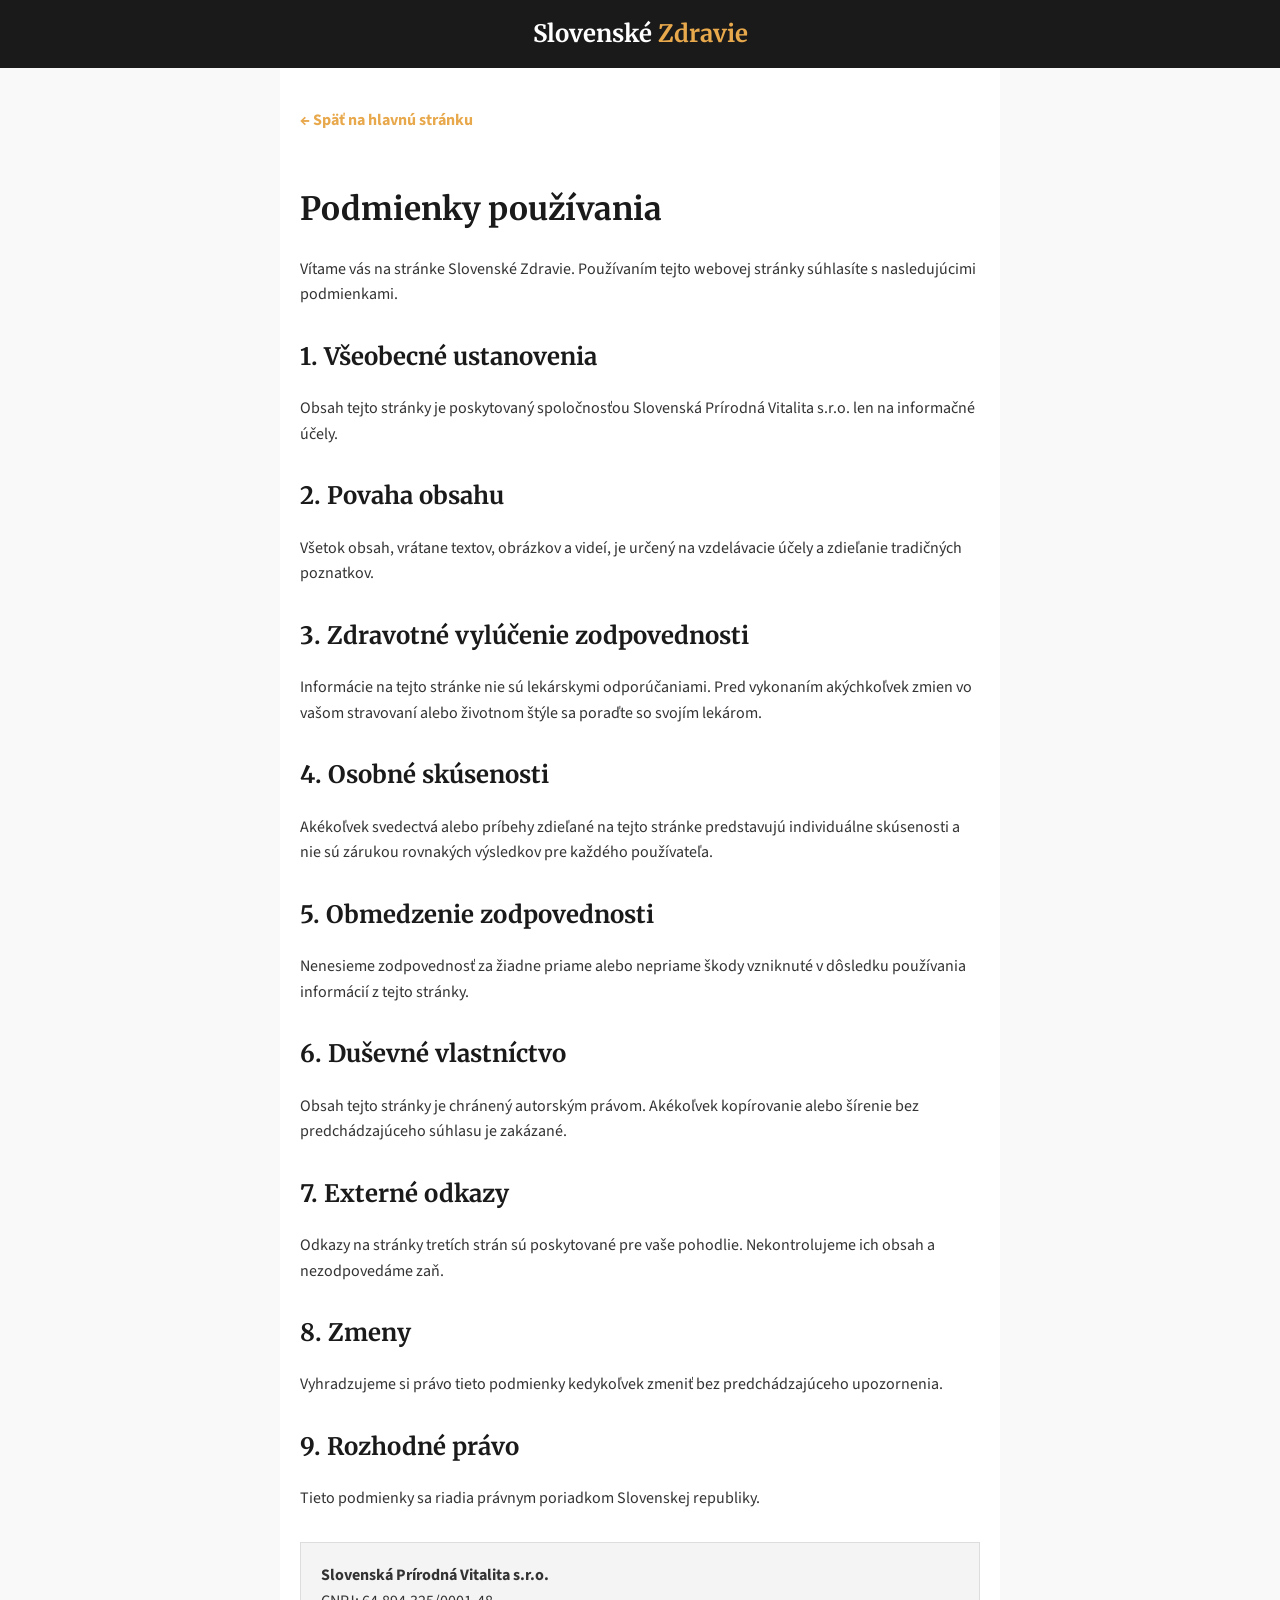
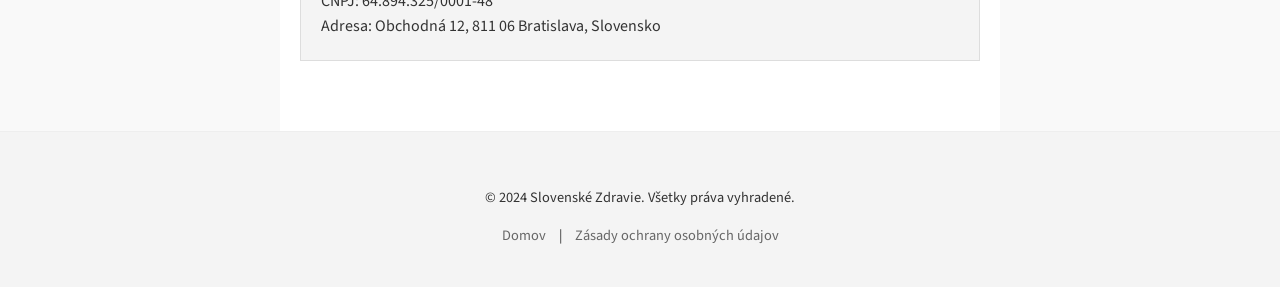
<file: presell_eslovaquia/terms.html>
<!DOCTYPE html>
<html lang="sk">
<head>
    <meta charset="UTF-8">
    <meta name="viewport" content="width=device-width, initial-scale=1.0">
    <title>Podmienky používania - Slovenské Zdravie</title>
    <link rel="preconnect" href="https://fonts.googleapis.com">
    <link rel="preconnect" href="https://fonts.gstatic.com" crossorigin>
    <link href="https://fonts.googleapis.com/css2?family=Merriweather:ital,wght@0,400;0,700;1,400&family=Source+Sans+3:wght@400;600&display=swap" rel="stylesheet">
    <style>
        :root {
            --primary-gold: #e8a84c;
            --dark-bg: #1a1a1a;
            --text-color: #333;
            --white: #ffffff;
        }
        body { font-family: 'Source Sans 3', sans-serif; line-height: 1.6; color: var(--text-color); background-color: #f9f9f9; margin: 0; }
        .container { max-width: 680px; margin: 0 auto; background: var(--white); padding: 40px 20px; }
        .topbar { background-color: var(--dark-bg); color: var(--white); padding: 15px 0; text-align: center; }
        .logo { font-family: 'Merriweather', serif; font-size: 1.5rem; font-weight: bold; }
        .logo span { color: var(--primary-gold); }
        h1, h2 { font-family: 'Merriweather', serif; color: var(--dark-bg); margin-top: 30px; }
        .back-link { display: inline-block; margin-bottom: 20px; color: var(--primary-gold); text-decoration: none; font-weight: bold; }
        .company-info-box { border: 1px solid #ddd; padding: 20px; margin: 30px 0; background: #f4f4f4; }
        footer { background-color: #f4f4f4; padding: 40px 20px; text-align: center; font-size: 0.9rem; border-top: 1px solid #eee; }
        .footer-links a { color: #666; margin: 0 10px; text-decoration: none; }
    </style>
</head>
<body>
    <div class="topbar">
        <div class="logo">Slovenské <span>Zdravie</span></div>
    </div>

    <div class="container">
        <a href="index.html" class="back-link">← Späť na hlavnú stránku</a>
        <h1>Podmienky používania</h1>
        
        <p>Vítame vás na stránke Slovenské Zdravie. Používaním tejto webovej stránky súhlasíte s nasledujúcimi podmienkami.</p>

        <h2>1. Všeobecné ustanovenia</h2>
        <p>Obsah tejto stránky je poskytovaný spoločnosťou Slovenská Prírodná Vitalita s.r.o. len na informačné účely.</p>

        <h2>2. Povaha obsahu</h2>
        <p>Všetok obsah, vrátane textov, obrázkov a videí, je určený na vzdelávacie účely a zdieľanie tradičných poznatkov.</p>

        <h2>3. Zdravotné vylúčenie zodpovednosti</h2>
        <p>Informácie na tejto stránke nie sú lekárskymi odporúčaniami. Pred vykonaním akýchkoľvek zmien vo vašom stravovaní alebo životnom štýle sa poraďte so svojím lekárom.</p>

        <h2>4. Osobné skúsenosti</h2>
        <p>Akékoľvek svedectvá alebo príbehy zdieľané na tejto stránke predstavujú individuálne skúsenosti a nie sú zárukou rovnakých výsledkov pre každého používateľa.</p>

        <h2>5. Obmedzenie zodpovednosti</h2>
        <p>Nenesieme zodpovednosť za žiadne priame alebo nepriame škody vzniknuté v dôsledku používania informácií z tejto stránky.</p>

        <h2>6. Duševné vlastníctvo</h2>
        <p>Obsah tejto stránky je chránený autorským právom. Akékoľvek kopírovanie alebo šírenie bez predchádzajúceho súhlasu je zakázané.</p>

        <h2>7. Externé odkazy</h2>
        <p>Odkazy na stránky tretích strán sú poskytované pre vaše pohodlie. Nekontrolujeme ich obsah a nezodpovedáme zaň.</p>

        <h2>8. Zmeny</h2>
        <p>Vyhradzujeme si právo tieto podmienky kedykoľvek zmeniť bez predchádzajúceho upozornenia.</p>

        <h2>9. Rozhodné právo</h2>
        <p>Tieto podmienky sa riadia právnym poriadkom Slovenskej republiky.</p>

        <div class="company-info-box">
            <strong>Slovenská Prírodná Vitalita s.r.o.</strong><br>
            CNPJ: 64.894.325/0001-48<br>
            Adresa: Obchodná 12, 811 06 Bratislava, Slovensko
        </div>
    </div>

    <footer>
        <p>&copy; 2024 Slovenské Zdravie. Všetky práva vyhradené.</p>
        <div class="footer-links">
            <a href="index.html">Domov</a> | 
            <a href="privacy.html">Zásady ochrany osobných údajov</a>
        </div>
    </footer>
</body>
</html>
</file>
<file: css/style.css>
/* General Styles */
body { font-family: 'Poppins', sans-serif; margin: 0; padding: 0; box-sizing: border-box; background-color: #fff; color: #333; line-height: 1.6; }
.container { width: 90%; max-width: 1200px; margin: 0 auto; padding: 20px 0; }
a { text-decoration: none; color: inherit; }
img { max-width: 100%; height: auto; display: block; }

/* Header */
header { background-color: #fff; box-shadow: 0 2px 10px rgba(0,0,0,0.05); position: fixed; width: 100%; top: 0; left: 0; z-index: 1000; }
header .container { display: flex; justify-content: space-between; align-items: center; }
.logo { font-family: 'Montserrat', sans-serif; font-size: 1.8em; font-weight: 700; color: #2980b9; }
.nav-links { list-style: none; margin: 0; padding: 0; display: flex; }
.nav-links li { margin-left: 30px; }
.nav-links a { font-weight: 600; color: #555; transition: color 0.3s ease; }
.nav-links a:hover { color: #2980b9; }

/* Hero Section */
.hero { background: linear-gradient(rgba(0,0,0,0.6), rgba(0,0,0,0.6)), url('../images/hero.jpg') no-repeat center center/cover; color: #fff; text-align: center; padding: 180px 0; min-height: 80vh; display: flex; align-items: center; justify-content: center; margin-top: -80px; }
.hero h1 { font-family: 'Montserrat', sans-serif; font-size: 4em; margin-bottom: 20px; }
.hero p { font-size: 1.4em; margin-bottom: 40px; max-width: 800px; margin: 0 auto 40px; }
.btn { background-color: #2980b9; color: #fff; padding: 15px 40px; border-radius: 5px; font-weight: 600; text-transform: uppercase; transition: transform 0.3s ease; display: inline-block; border: none; cursor: pointer; }
.btn:hover { transform: translateY(-3px); }

/* About Section */
.about { padding: 100px 0; }
.about-content { display: flex; align-items: center; gap: 60px; }
.about-text { flex: 1; }
.about-text h2 { font-family: 'Montserrat', sans-serif; font-size: 2.5em; color: #2c3e50; margin-bottom: 20px; }
.about-image { flex: 1; }
.about-image img { border-radius: 10px; box-shadow: 0 10px 30px rgba(0,0,0,0.1); }

/* Features Section */
.features { padding: 80px 0; background-color: #f9f9f9; text-align: center; }
.features h2 { font-family: 'Montserrat', sans-serif; font-size: 2.5em; margin-bottom: 50px; }
.features-grid { display: grid; grid-template-columns: repeat(auto-fit, minmax(300px, 1fr)); gap: 30px; }
.feature-card { background-color: #fff; padding: 40px; border-radius: 10px; box-shadow: 0 5px 15px rgba(0,0,0,0.05); }

/* Contact Section */
.contact { padding: 100px 0; text-align: center; }
.contact h2 { font-family: 'Montserrat', sans-serif; font-size: 2.5em; margin-bottom: 50px; }
.contact form { max-width: 600px; margin: 0 auto; text-align: left; }
.contact input, .contact textarea { width: 100%; padding: 15px; margin-bottom: 20px; border: 1px solid #ddd; border-radius: 5px; font-family: 'Poppins', sans-serif; box-sizing: border-box; }

/* Footer */
footer { background-color: #2c3e50; color: #ecf0f1; text-align: center; padding: 60px 0; }
.footer-links { margin-bottom: 20px; }
.footer-links a { color: #2980b9; margin: 0 15px; font-weight: 600; }
footer p { margin: 5px 0; font-size: 0.9em; }
.clickable-image { cursor: pointer; }

@media (max-width: 768px) {
    .about-content { flex-direction: column; }
    .hero h1 { font-size: 2.5em; }
    .nav-links { display: none; }
}
</file>
